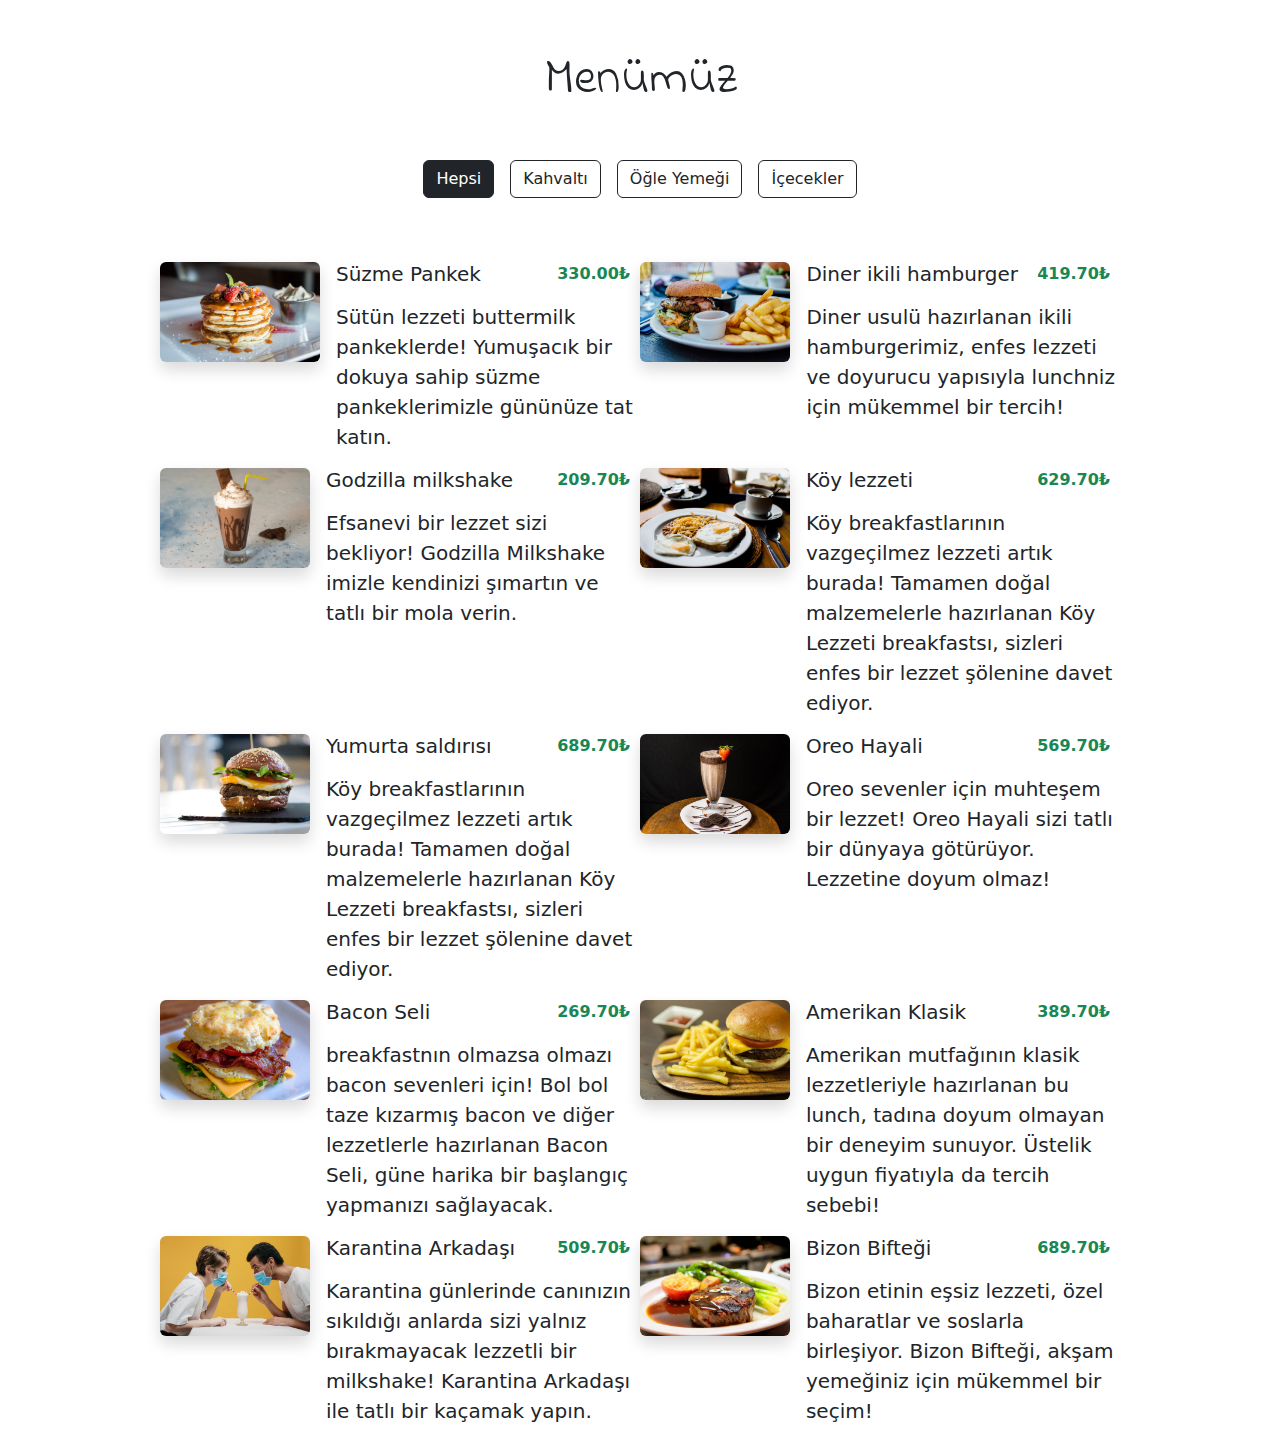
<file: index.html>
<!DOCTYPE html>
<html lang="en">
  <head>
    <meta charset="UTF-8" />
    <meta name="viewport" content="width=device-width, initial-scale=1.0" />
    <title>MENÜMÜZ</title>
    <link
      rel="stylesheet"
      href="https://cdnjs.cloudflare.com/ajax/libs/bootstrap/5.3.2/css/bootstrap.min.css"
    />
    <link rel="stylesheet" href="style.css" />
  </head>
  <body>
    <!-- başlık -->
    <h1 class="heading">Menümüz</h1>

    <!-- butonlar -->
    <div id="buttons" class="d-flex justify-content-center gap-3 my-4"></div>

    <!-- menü listesi -->
    <div id="menu-list"></div>
    <script src="main.js" type="module"></script>
  </body>
</html>
</file>
<file: style.css>
@import url("https://fonts.googleapis.com/css2?family=Indie+Flower&family=Poppins:wght@100;200;300;400;500;600;700;800;900&display=swap");

* {
  margin: 0;
  padding: 0;
  box-sizing: border-box;
}
body {
  font: "poppins";
}
.heading {
  font-family: "indie flower";
  text-align: center;
  margin: 50px;
  font-size: 50px;
}

#menu-list {
  display: grid;
  padding: 40px 160px 0;
  justify-content: center;
  grid-template-columns: repeat(auto-fit, minmax(400px, 1fr));
}

#card img {
  width: 160px;
  height: 100px;
  object-fit: cover;
}
.text-success {
  margin-right: 10px;
}

@media (max-width: 769px) {
  #card {
    max-width: 400px;
  }
  #card img {
    width: 100%;
    height: 240px;
  }
}
</file>
